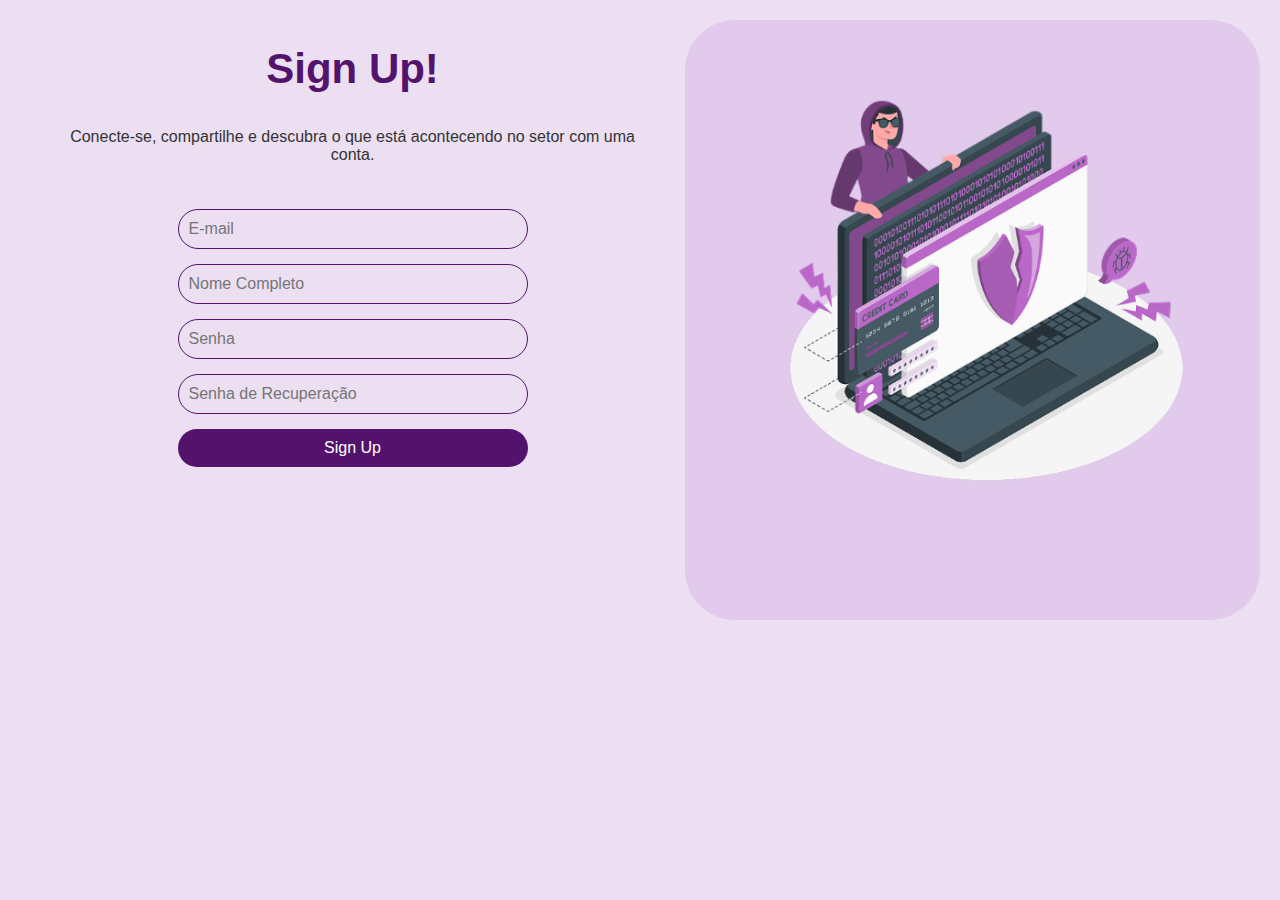
<file: pages/cadastro.html>
<!DOCTYPE html>
<html lang="pt-br">
<head>
    <meta charset="UTF-8">
    <meta name="viewport" content="width=device-width, initial-scale=1.0">
    <title>Tela de Cadastro</title>
    <link rel="stylesheet" href="../assets/css/cadastro.css">
    <link rel="stylesheet" href="https://fonts.googleapis.com/css2?family=Inter:wght@400;500;700&display=swap">
    <script src="../assets/js/cadastro.js" defer></script>
</head>
<body>
    <div class="container">
        <div class="cadastro-section">
            <!-- Conteúdo será criado dinamicamente pelo JavaScript -->
        </div>
        <div class="image-section">
            <img src="../assets/img/cadastro.png" alt="Cadastro Illustration">
        </div>
    </div>
</body>
</html>
</file>
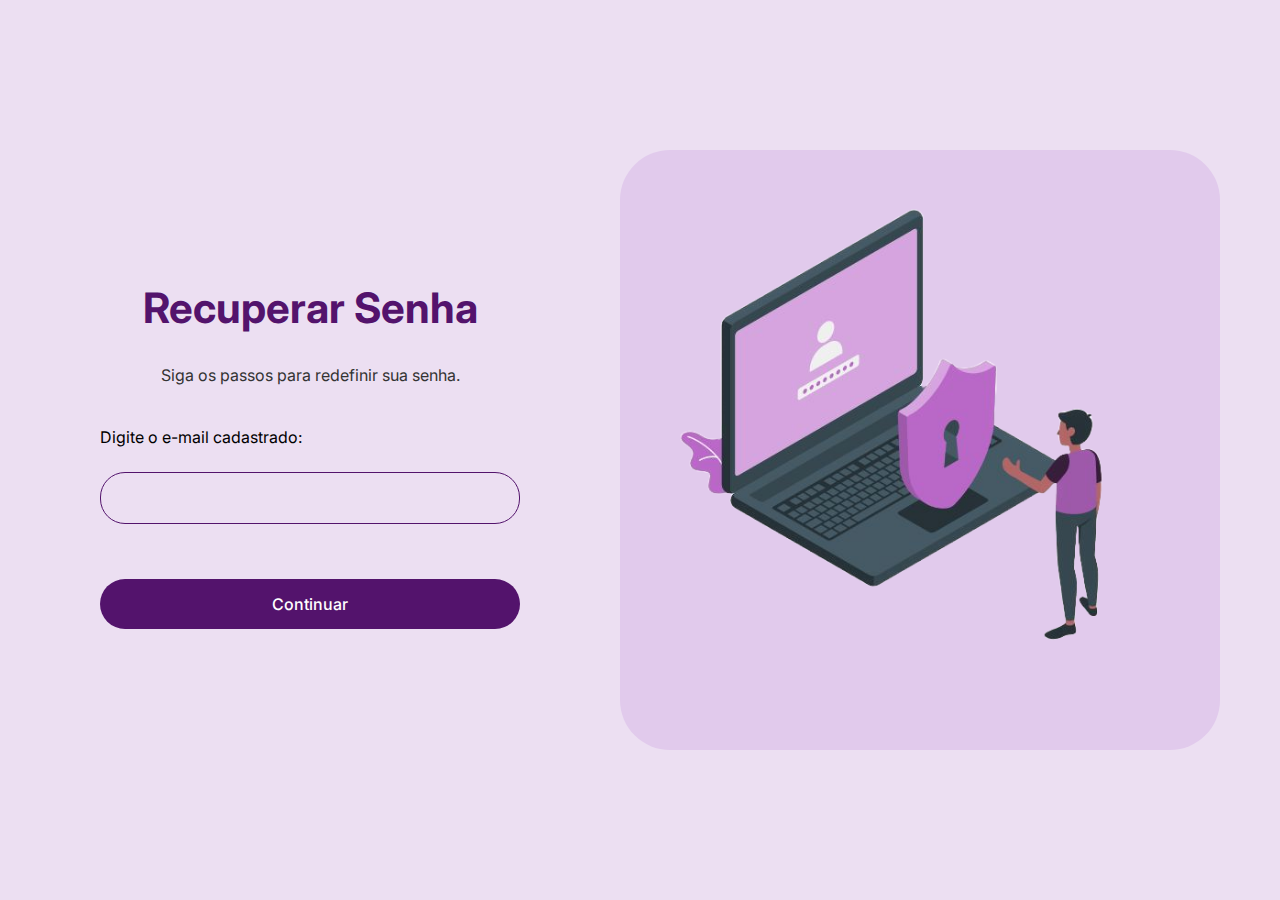
<file: pages/redefinirSenha.html>
<!DOCTYPE html>
<html lang="pt-br">
<head>
    <meta charset="UTF-8">
    <meta name="viewport" content="width=device-width, initial-scale=1.0">
    <title>Recuperação de Senha</title>
    <link rel="stylesheet" href="../assets/css/recuperarSenha.css">
    <script src="../assets/js/recuperarSenha.js" defer></script>
    <link rel="stylesheet" href="https://fonts.googleapis.com/css2?family=Inter:wght@400;500;700&display=swap">
</head>
<body>
    <div class="container">
        <div class="recuperar-section" id="recuperarSection">
            <!-- Conteúdo será criado dinamicamente pelo JavaScript -->
        </div>
        <div class="image-section">
            <img src="../assets/img/redefinir.png" alt="Recuperar Senha Illustration">
        </div>
    </div>
</body>
</html>
</file>
<file: assets/css/cadastro.css>
*{
    margin: 0;
    box-sizing: border-box;
    padding: 0;
}

body {
    font-family: Arial, sans-serif;
    background-color: #ECDFF2;
    display: flex;
    justify-content: center;
    align-items: center;
    margin: 0;
}

.container{
    display: flex;
    padding: 20px;
    justify-content: space-between;
}

.image-section{
    justify-content: center;
    align-items:center;
    background-color: #E1CAEC;
    width: 600px;
    height: 600px;
    border-radius: 50px;
}

.image-section img{
    width: 550px;
    height: 550px;
}

.cadastro-section {
    text-align: center;
    padding: 15px;
    border-radius: 50px;
}

h2 {
    font-size: 42px;
    color: #53136C;
    padding: 10px;
}

p {
    padding: 25px;
    font-style: bold;
    color: #333;
    margin-bottom: 20px;
}

form {
    align-items: center;
    display: flex;
    flex-direction: column;
    gap: 15px;
}

input {
    background-color: transparent;
    padding: 10px;
    border: 1px solid #53136C;
    border-radius: 25px;
    font-size: 16px;
    width: 350px;
}

button {
    background: #53136C;
    color: white;
    border: none;
    padding: 10px;
    border-radius: 25px;
    font-size: 16px;
    cursor: pointer;
    width: 350px;
}

button:hover {
    background: rgb(64, 30, 106);
}
</file>
<file: assets/css/recuperarSenha.css>
* {
        margin: 0;
        box-sizing: border-box;
        padding: 0;
    }

    body {
        font-family: 'Inter', sans-serif;
        background-color: #ECDFF2;
        display: flex;
        justify-content: center;
        align-items: center;
        min-height: 100vh;
        margin: 0;
    }

    .container {
        display: flex;
        padding: 20px;
        justify-content: space-between;
        align-items: center;
        width: 100%;
        max-width: 1200px;
    }

    .image-section {
        display: flex;
        justify-content: center;
        align-items: center;
        background-color: #E1CAEC;
        width: 600px;
        height: 600px;
        border-radius: 50px;
    }

    .image-section img {
        width: 550px;
        height: 550px;
        object-fit: contain;
    }

    .recuperar-section {
        text-align: center;
        padding: 40px;
        width: 100%;
        max-width: 500px;
    }

    h2 {
        font-size: 42px;
        color: #53136C;
        padding: 10px;
        margin-bottom: 10px;
        font-weight: 700;
    }

    p {
        padding: 10px 25px;
        color: #333;
        margin-bottom: 30px;
        font-weight: 400;
        line-height: 1.5;
    }

    .form-step {
        display: none;
        flex-direction: column;
        gap: 20px;
    }

    .form-step.active {
        display: flex;
    }

    input {
        background-color: transparent;
        padding: 15px 20px;
        border: 1px solid #53136C;
        border-radius: 25px;
        font-size: 16px;
        width: 100%;
        font-family: 'Inter', sans-serif;
    }

    button {
        background: #53136C;
        color: white;
        border: none;
        padding: 15px;
        border-radius: 25px;
        font-size: 16px;
        cursor: pointer;
        width: 100%;
        font-family: 'Inter', sans-serif;
        font-weight: 500;
        transition: all 0.3s;
        margin-top: 10px;
    }

    button:hover {
        background: rgb(64, 30, 106);
    }

    button:disabled {
        background: #cccccc;
        cursor: not-allowed;
    }

    .error-message {
        color: #ff0000;
        margin-top: 5px;
        font-size: 14px;
        text-align: left;
        padding-left: 20px;
    }

    .success-message {
        color: #2e7d32;
        margin-top: 10px;
        font-size: 14px;
    }
</file>
